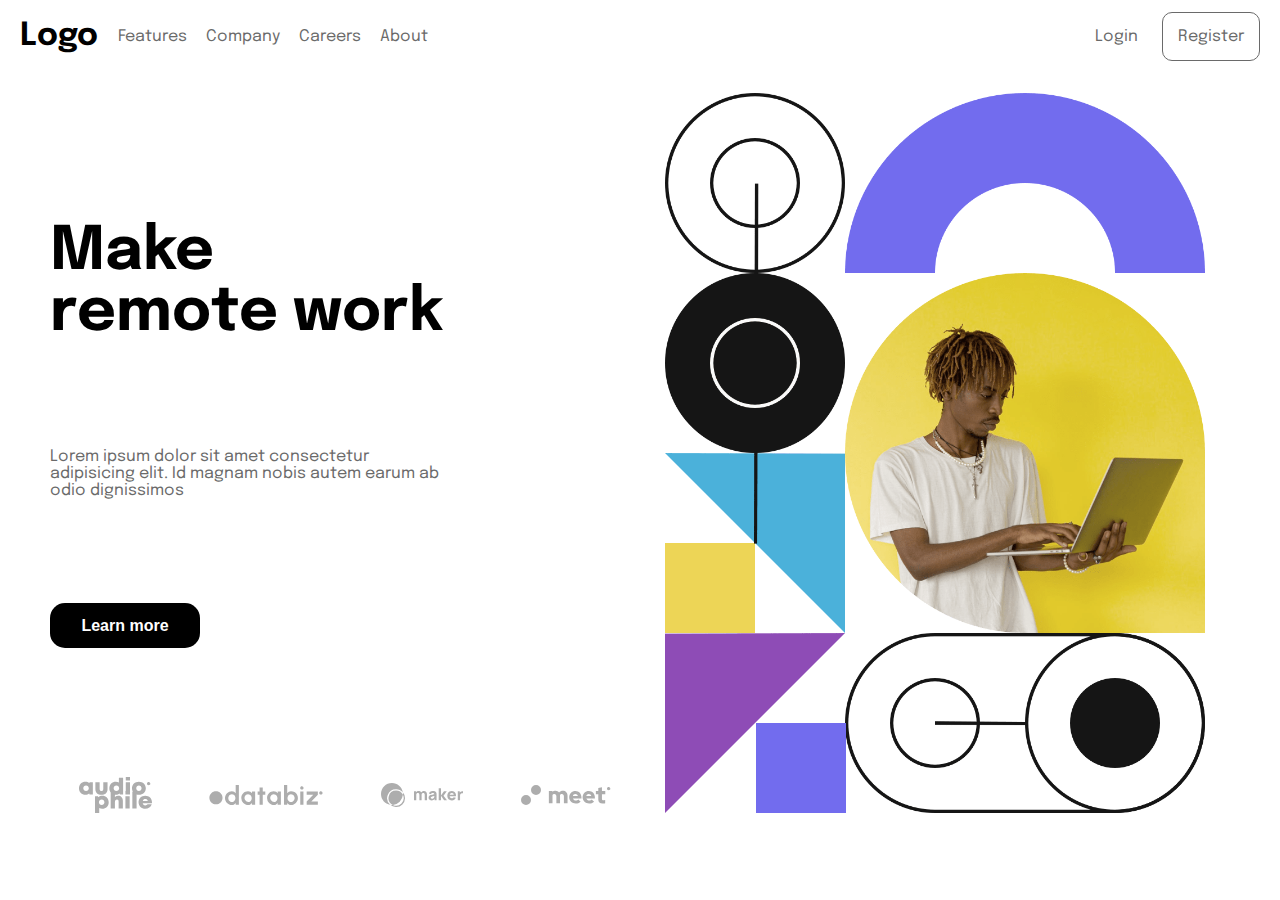
<file: index.html>
<!DOCTYPE html>
<html lang="en">

<head>
    <meta charset="UTF-8">
    <meta name="viewport" content="width=device-width, initial-scale=1.0">
    <title>START</title>
    <link rel="stylesheet" href="style.css">
    <link rel="preconnect" href="https://fonts.googleapis.com">
    <link rel="preconnect" href="https://fonts.gstatic.com" crossorigin>
    <link href="https://fonts.googleapis.com/css2?family=Epilogue:wght@400;500;600&display=swap" rel="stylesheet">
</head>

<body>
    <nav>
        <div id="opcoes-box">
            <h1>Logo</h1>
            <div id="opcoes-nav">
                <a href="">Features</a>
                <a href="">Company</a>
                <a href="">Careers</a>
                <a href="">About</a>
            </div>
        </div>

        <div id="nav-botoes">
            <a href="login.html" class="botoes">Login</a>
            <a href="" class="botoes" id="register-button">Register</a>
        </div>
    </nav>

    <main>
        <div id="textos-principal">
            <div id="textos">
                <h1>Make <br> remote work</h1>
                <p id="texto-paragrafo">Lorem ipsum dolor sit amet consectetur adipisicing elit. Id magnam nobis autem
                    earum ab odio dignissimos </p>
                <button id="botao-principal">Learn more</button>
            </div>
            <div id="images-empresas">
                <img src="images/client-audiophile.svg" alt="audio phile">
                <img src="images/client-databiz.svg" alt="data biz">
                <img src="images/client-maker.svg" alt="maker">
                <img src="images/client-meet.svg" alt="meet">
            </div>
        </div>

        <div id="foto-principal">
            <div id="foto"></div>
        </div>
    </main>

</body>

</html>
</file>
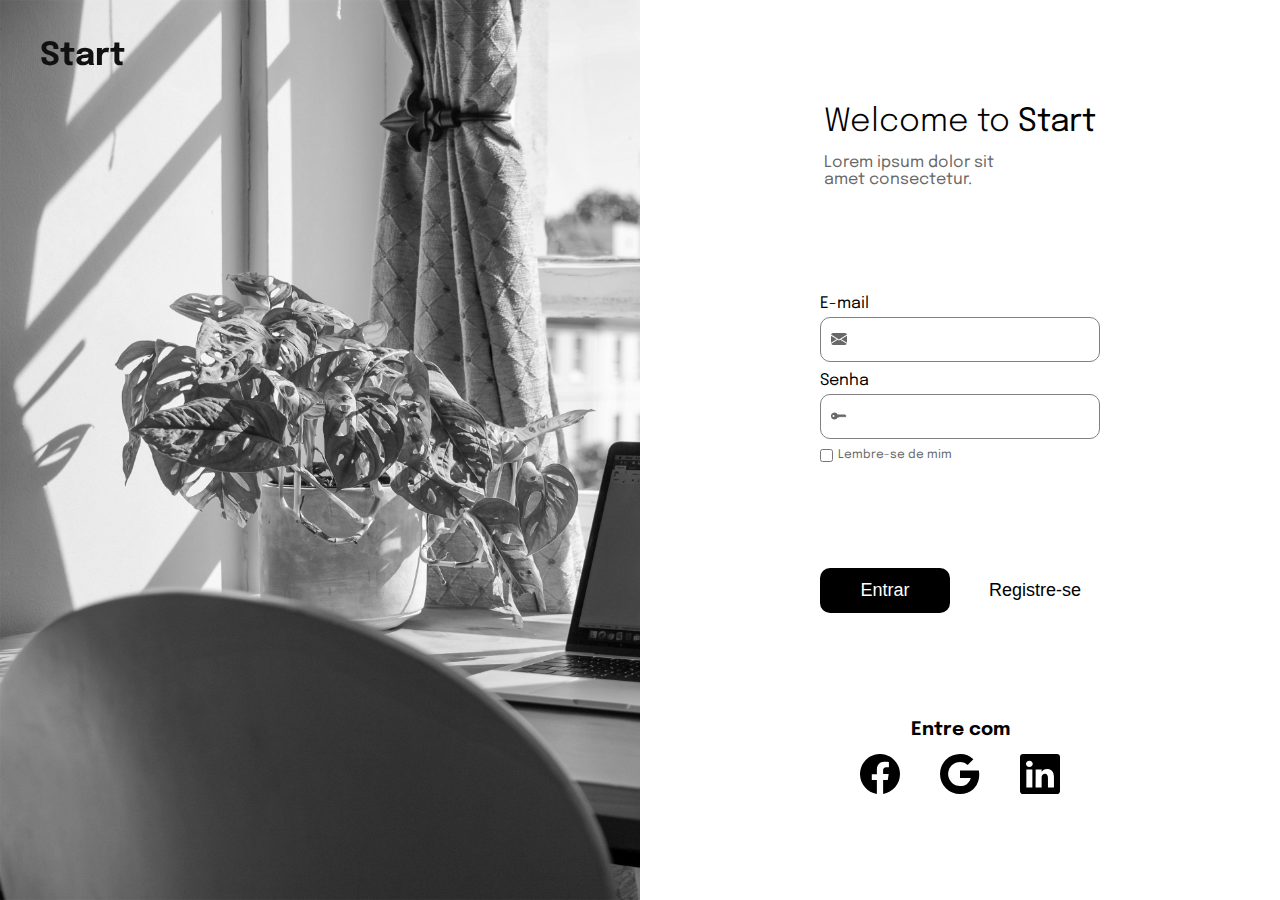
<file: login.html>
<!DOCTYPE html>
<html lang="en">
<head>
    <meta charset="UTF-8">
    <meta name="viewport" content="width=device-width, initial-scale=1.0">
    <title>Document</title>
    <link rel="stylesheet" href="login.css">
    <link rel="preconnect" href="https://fonts.googleapis.com">
    <link rel="preconnect" href="https://fonts.gstatic.com" crossorigin>
    <link href="https://fonts.googleapis.com/css2?family=Epilogue:wght@400;500;600&display=swap" rel="stylesheet">
</head>
<body>
    <main>
        <div id="foto-login">
            <h1><a href="index.html">Start</a></h1>
        </div>

        <div id="formulario-box">
            <div id="formulario-meio">
                <div id="formulario-textos">
                    <h1>Welcome to <strong>Start</strong></h1>
                    <p>Lorem ipsum dolor sit amet consectetur.</p>
                </div>

                <div id="formulario-input">
                    <div class="input">
                        <label for="email">E-mail</label>
                        <input type="text" name="email" id="email" class="input-text">
                    </div>

                    <div class="input">
                        <label for="senha">Senha</label>
                        <input type="password" name="senha" id="senha" class="input-text">
                    </div>
                    <div id="formulario-lembre">
                        <input type="checkbox" name="lembre" id="lembre">
                        <label for="lembre">Lembre-se de mim</label>
                    </div>
                </div>

                <div id="formulario-botoes">
                    <button id="entrar">Entrar</button>
                    <button id="registre">Registre-se</button>
                </div>

                <div id="formulario-redes-sociais">
                    <h3>Entre com</h3>
                    <div id="redes-sociais">
                        <svg xmlns="http://www.w3.org/2000/svg" width="40" height="40" fill="currentColor" class="bi bi-facebook" viewBox="0 0 16 16">
                            <path d="M16 8.049c0-4.446-3.582-8.05-8-8.05C3.58 0-.002 3.603-.002 8.05c0 4.017 2.926 7.347 6.75 7.951v-5.625h-2.03V8.05H6.75V6.275c0-2.017 1.195-3.131 3.022-3.131.876 0 1.791.157 1.791.157v1.98h-1.009c-.993 0-1.303.621-1.303 1.258v1.51h2.218l-.354 2.326H9.25V16c3.824-.604 6.75-3.934 6.75-7.951z"/>
                          </svg>
                          <svg xmlns="http://www.w3.org/2000/svg" width="40" height="40" fill="currentColor" class="bi bi-google" viewBox="0 0 16 16">
                            <path d="M15.545 6.558a9.42 9.42 0 0 1 .139 1.626c0 2.434-.87 4.492-2.384 5.885h.002C11.978 15.292 10.158 16 8 16A8 8 0 1 1 8 0a7.689 7.689 0 0 1 5.352 2.082l-2.284 2.284A4.347 4.347 0 0 0 8 3.166c-2.087 0-3.86 1.408-4.492 3.304a4.792 4.792 0 0 0 0 3.063h.003c.635 1.893 2.405 3.301 4.492 3.301 1.078 0 2.004-.276 2.722-.764h-.003a3.702 3.702 0 0 0 1.599-2.431H8v-3.08h7.545z"/>
                          </svg>
                          <svg xmlns="http://www.w3.org/2000/svg" width="40" height="40" fill="currentColor" class="bi bi-linkedin" viewBox="0 0 16 16">
                            <path d="M0 1.146C0 .513.526 0 1.175 0h13.65C15.474 0 16 .513 16 1.146v13.708c0 .633-.526 1.146-1.175 1.146H1.175C.526 16 0 15.487 0 14.854V1.146zm4.943 12.248V6.169H2.542v7.225h2.401zm-1.2-8.212c.837 0 1.358-.554 1.358-1.248-.015-.709-.52-1.248-1.342-1.248-.822 0-1.359.54-1.359 1.248 0 .694.521 1.248 1.327 1.248h.016zm4.908 8.212V9.359c0-.216.016-.432.08-.586.173-.431.568-.878 1.232-.878.869 0 1.216.662 1.216 1.634v3.865h2.401V9.25c0-2.22-1.184-3.252-2.764-3.252-1.274 0-1.845.7-2.165 1.193v.025h-.016a5.54 5.54 0 0 1 .016-.025V6.169h-2.4c.03.678 0 7.225 0 7.225h2.4z"/>
                          </svg>
                    </div>
                </div>
            </div>
        </div>
    </main>
</body>
</html>
</file>
<file: style.css>
body{
    font-family: 'Epilogue',sans-serif;
    overflow-y: hidden;
}

*{
    margin: 0;
    padding: 0;
    box-sizing: border-box;
}

a{
    text-decoration: none;
}

nav{
    display: flex;
    align-items: center;
    justify-content: space-between;
    padding: 20px;
}

#opcoes-box{
    display: flex;
    align-items: center;
}

#opcoes-box h1{
    margin-right: 20px;
}

#opcoes-nav a{
    color: rgb(106, 106, 106);
    margin-right: 15px;
}

#opcoes-nav a:hover{
    border-bottom: 2px solid gray;
}

.botoes{
    color: rgb(106, 106, 106);
}

#register-button{
    margin-left: 20px;
    border: 1px solid rgb(106, 106, 106);
    padding: 15px;
    border-radius: 10px;
    transition: all 400ms;
}

#register-button:hover{
    background-color:rgb(106, 106, 106);
    color: white;
}

#textos-principal{
    width: 50%;
    display: flex;
    flex-direction: column;
    justify-content: space-between;
}

#textos-principal h1{
    font-size: 60px;
}

#foto-principal{
    width: 50%;
}

main{
    display: flex;
    margin: 20px 50px;
    height: 80vh;
}

#images-empresas{
    display: flex;
    align-items: center;
    justify-content: space-around;
}

#botao-principal{
    width: 150px;
    height: 45px;
    border: 0;
    background-color: black;
    color: white;
    font-size: 16px;
    font-weight: 600;
    border-radius: 15px;
    cursor:pointer;
}

#texto-paragrafo{
    width: 400px;
    color: rgb(106, 106, 106);
}

#textos{
    flex: 1;
    display: flex;
    flex-direction: column;
    justify-content: space-evenly;
    padding: 25px 0;
}

#foto{
    background-image: url("images/bg-principal.png");
    background-size: contain;
    background-repeat: no-repeat;
    background-position: center;
    width: 100%;
    height: 100%;
}
</file>
<file: login.css>
body{
    font-family: 'Epilogue',sans-serif;
    
}

*{
    margin: 0;
    padding: 0;
    box-sizing: border-box;
}

a{
    text-decoration: none;
}

main{
    display: flex;
}

#foto-login{
    width: 50%;
    height: 100vh;
    background-image: url("images/bg-login.jpg");
    background-size: cover;
    filter:grayscale(100%);
    padding: 40px;
}

#formulario-box{
    width: 50%;
    height: 100vh;
}

#formulario-meio{
    height: 100%;
    width: 70%;
    margin: 0 auto;
    display: flex;
    flex-direction: column;
    align-items: center;
    justify-content: space-evenly;
}

#formulario-textos h1{
    font-weight: 300;
    margin-bottom: 15px;
}

#formulario-textos p{
    width: 200px;
    color: rgb(104, 104, 104);
}

.input{
    margin-bottom: 10px;
    display: flex;
    flex-direction: column;
    width: 280px;
}

.input-text{
    height: 45px;
    border-radius: 10px;
    border: 1px solid gray;
    padding-left: 30px;
    margin-top: 5px;
}

#email{
    background-image: url("images/envelope-fill.svg");
    background-repeat: no-repeat;
    background-position: center left 10px;
}

#senha{
    background-image: url("images/key-fill.svg");
    background-repeat: no-repeat;
    background-position: center left 10px;
}

#formulario-lembre{
    display: flex;
    align-items: center;
}

#formulario-lembre label{
    font-size: 12px;
    margin-left: 5px;
    color: #686868;
}

#formulario-botoes{
    width: 280px;
    display: flex;
    align-items: center;
    justify-content: space-between;
}

#formulario-botoes button{
    height: 45px;
    width: 130px;
    border-radius: 10px;
    border: 0;
    background-color: transparent;
    font-size: 18px;
    cursor: pointer;
}

#entrar{
    background-color: black !important;
    color: white;
    transition: 400ms;
}
#registre{
    border-radius: 0 !important;
    transition: 400ms;
}

#registre:hover{
    border-bottom: 1px solid black;
}

#entrar:hover{
    box-shadow: 3px 3px 5px rgba(0, 0, 0, 0.528)
}

#formulario-redes-sociais{
    width: 200px;
    text-align: center;
}

#formulario-redes-sociais h3{
    margin-bottom: 15px;
}

#redes-sociais{
    display: flex;
    align-items: center;
    justify-content: space-between;
}
</file>
